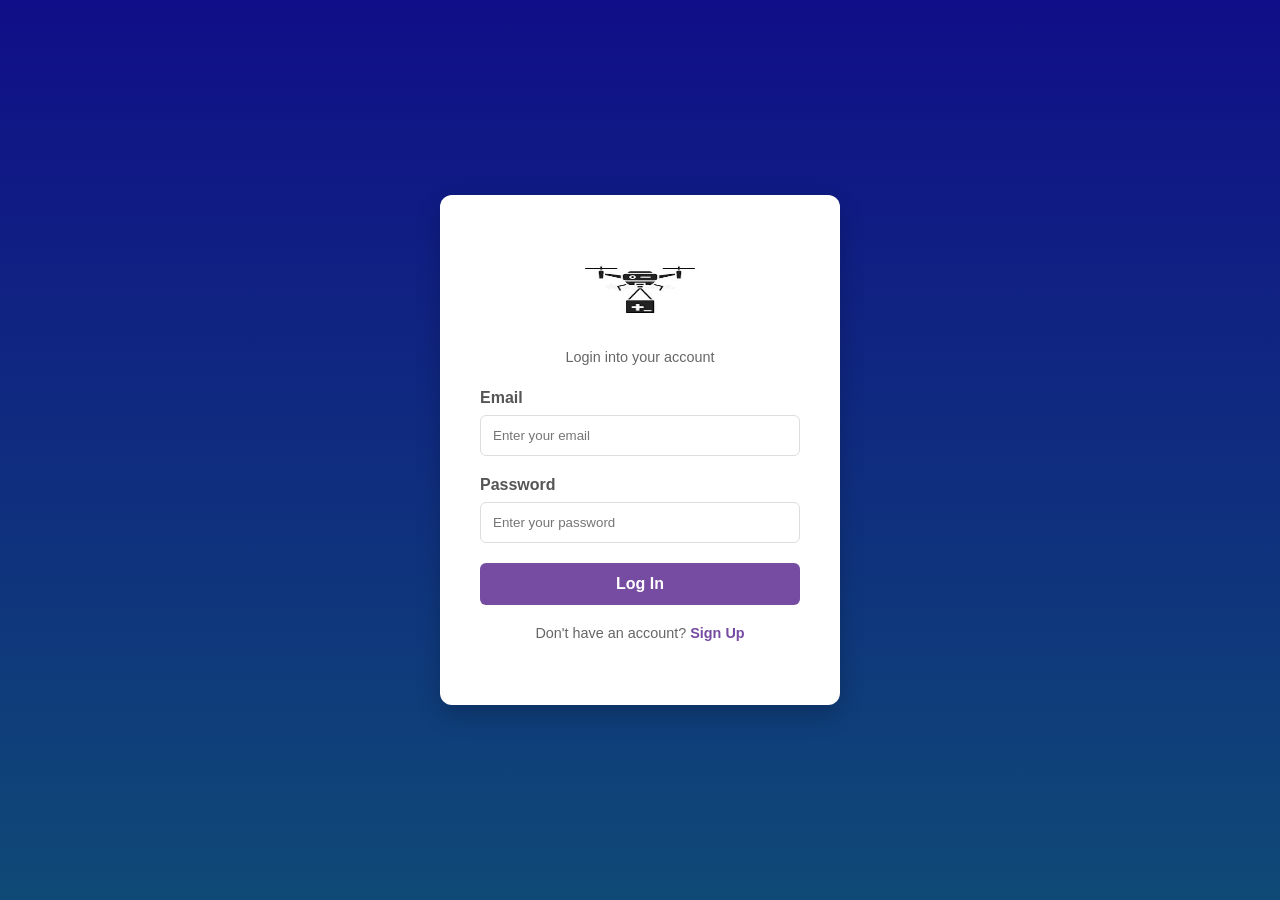
<file: new/account.html>
<!DOCTYPE html>
<html lang="en">
<head>
    <meta charset="UTF-8">
    <meta name="viewport" content="width=device-width, initial-scale=1.0">
    <title>Modern Login Page</title>
    <link rel="stylesheet" href="account.css">
</head>
<body>
    <div class="login-container">
        <form class="login-form">
        <a href="index.html"><h2><img src="./images/Drone_logo.jpg" height="100px" width="180px"></h2> </a>
            <p>Login into your account</p>
            
            <div class="input-group">
                <label for="email">Email</label>
                <input type="email" id="email" placeholder="Enter your email" required>
            </div>
            
            <div class="input-group">
                <label for="password">Password</label>
                <input type="password" id="password" placeholder="Enter your password" required>
            </div>
            
            <button type="submit" class="login-btn">Log In</button>
            
            <div class="bottom-text">
                <p>Don't have an account? <a href="signup.html">Sign Up</a></p>
            </div>
        </form>
    </div>
</body>
</html>
</file>
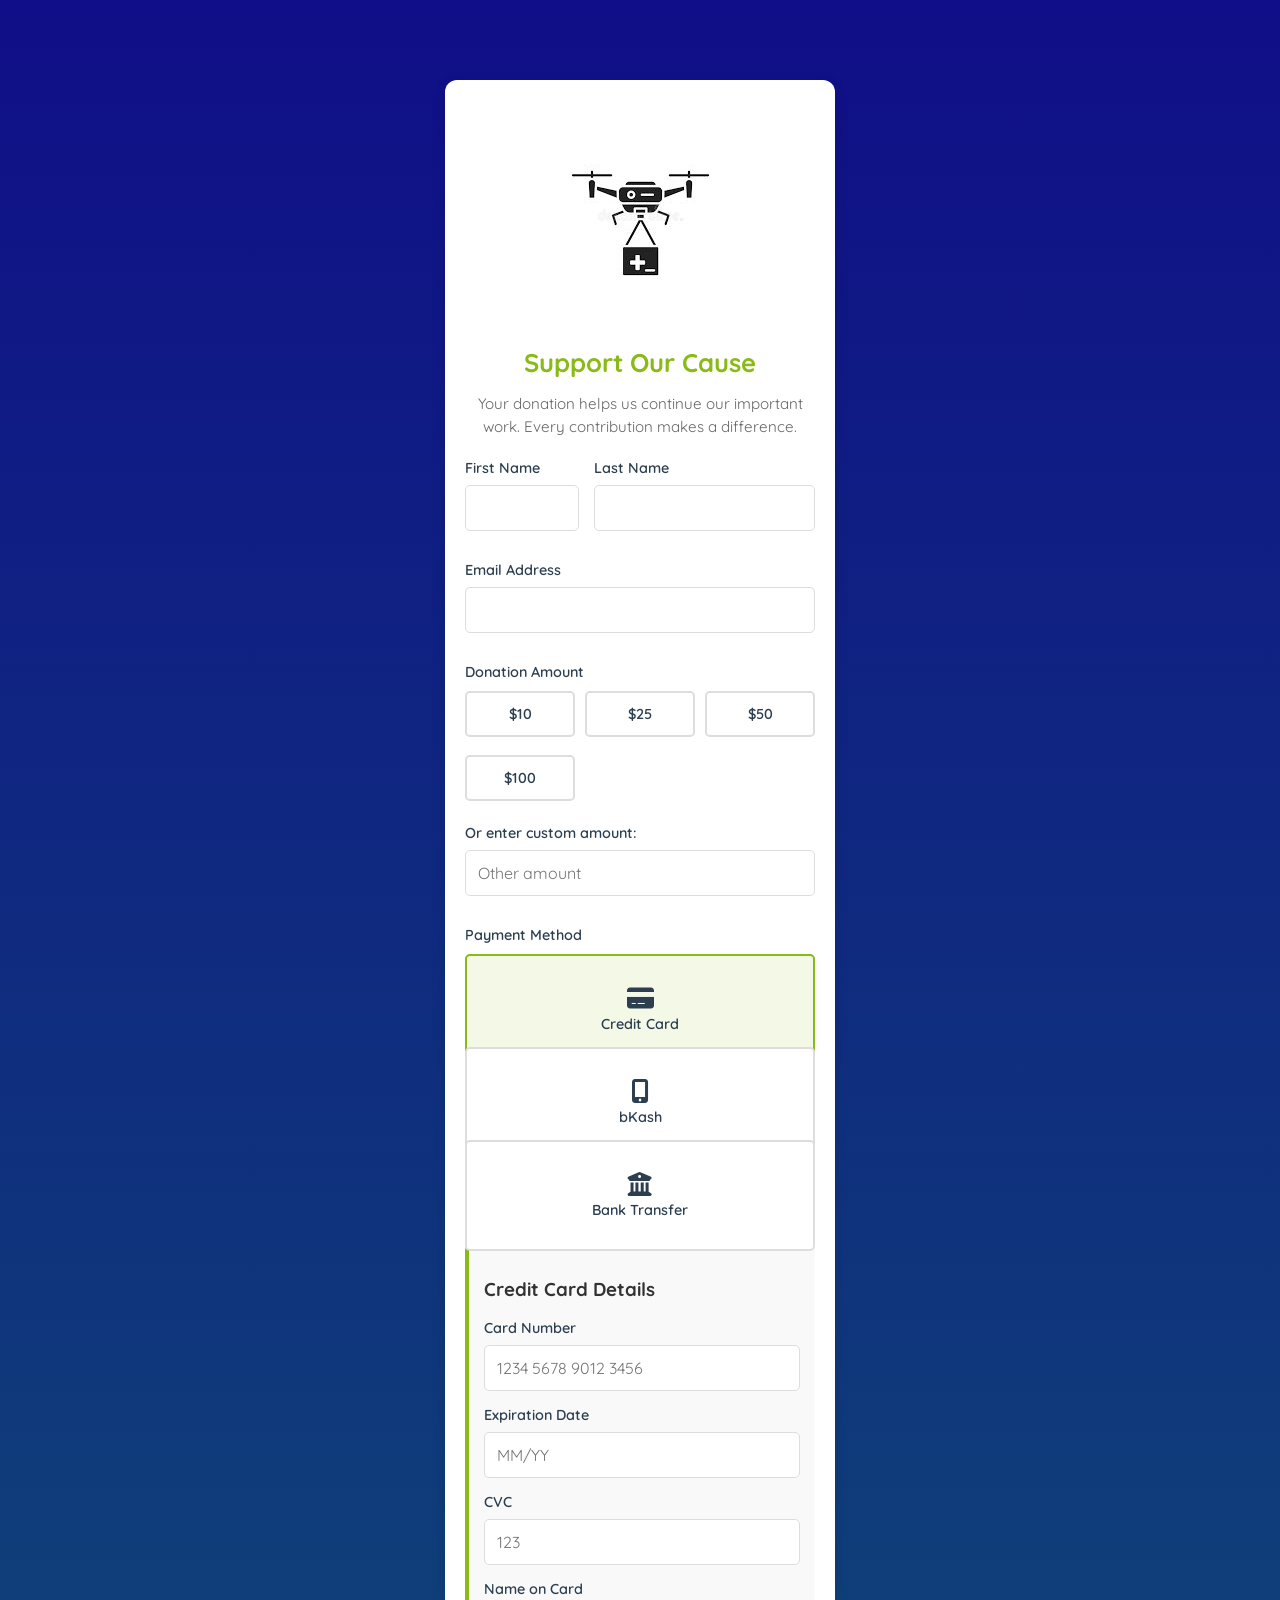
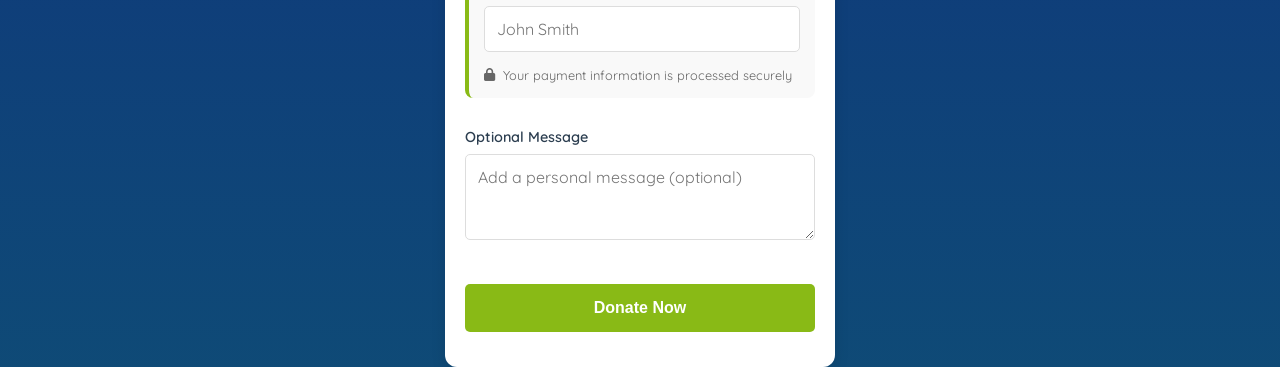
<file: new/donation.html>
<!DOCTYPE html>
<html lang="en">
<head>
    <meta charset="UTF-8">
    <meta name="viewport" content="width=device-width, initial-scale=1.0">
    <title>Support Our Cause - Make a Donation</title>
    <link href="https://fonts.googleapis.com/css?family=Quicksand:400,600,700&display=swap" rel="stylesheet">
    <link rel="stylesheet" href="https://cdnjs.cloudflare.com/ajax/libs/font-awesome/6.0.0/css/all.min.css">
    <link rel="shortcut icon" href="./images/Drone_logo.jpg" type="image/x-icon">
    <link rel="stylesheet" href="donation.css">
</head>
<body>
    
    <div class="donation-container">
        <div class="donation-header">
            <a href="index.html">
                <img src="./images/Drone_logo.jpg">
            </a>
            <h1>Support Our Cause</h1>
            <p>Your donation helps us continue our important work. Every contribution makes a difference.</p>
        </div>
        
        <form class="donation-form" id="donationForm">
            <div class="form-group">
                <label for="firstName">First Name</label>
                <input type="text" id="firstName" name="firstName" required>
            </div>
            
            <div class="form-group">
                <label for="lastName">Last Name</label>
                <input type="text" id="lastName" name="lastName" required>
            </div>
            
            <div class="form-group full-width">
                <label for="email">Email Address</label>
                <input type="email" id="email" name="email" required>
            </div>
            
            <div class="form-group full-width">
                <label>Donation Amount</label>
                <div class="amount-options">
                    <div class="amount-option">
                        <input type="radio" id="amount10" name="donationAmount" value="10">
                        <label for="amount10">$10</label>
                    </div>
                    <div class="amount-option">
                        <input type="radio" id="amount25" name="donationAmount" value="25">
                        <label for="amount25">$25</label>
                    </div>
                    <div class="amount-option">
                        <input type="radio" id="amount50" name="donationAmount" value="50">
                        <label for="amount50">$50</label>
                    </div>
                    <div class="amount-option">
                        <input type="radio" id="amount100" name="donationAmount" value="100">
                        <label for="amount100">$100</label>
                    </div>
                </div>
                
                <div class="custom-amount">
                    <label for="customAmount">Or enter custom amount:</label>
                    <input type="number" id="customAmount" name="customAmount" min="1" placeholder="Other amount">
                </div>
            </div>
            
            <div class="form-group full-width">
                <label>Payment Method</label>
                <div class="payment-methods">
                    <div class="payment-method">
                        <input type="radio" id="creditCard" name="paymentMethod" value="creditCard" checked>
                        <label for="creditCard">
                            <i class="payment-icon fas fa-credit-card"></i>
                            Credit Card
                        </label>
                    </div>
                    <div class="payment-method">
                        <input type="radio" id="bkash" name="paymentMethod" value="bkash">
                        <label for="bkash">
                            <i class="payment-icon fas fa-mobile-alt"></i>
                            bKash
                        </label>
                    </div>
                    <div class="payment-method">
                        <input type="radio" id="bankTransfer" name="paymentMethod" value="bankTransfer">
                        <label for="bankTransfer">
                            <i class="payment-icon fas fa-university"></i>
                            Bank Transfer
                        </label>
                    </div>
                </div>
                
                <!-- Credit Card Section -->
                <div id="creditCardSection" class="payment-section active">
                    <h3>Credit Card Details</h3>
                    <div class="form-group">
                        <label for="cardNumber">Card Number</label>
                        <input type="text" id="cardNumber" name="cardNumber" placeholder="1234 5678 9012 3456" pattern="[0-9\s]{13,19}" required>
                    </div>
                    
                    <div class="form-group">
                        <label for="cardExpiry">Expiration Date</label>
                        <input type="text" id="cardExpiry" name="cardExpiry" placeholder="MM/YY" pattern="(0[1-9]|1[0-2])\/?([0-9]{2})" required>
                    </div>
                    
                    <div class="form-group">
                        <label for="cardCvc">CVC</label>
                        <input type="text" id="cardCvc" name="cardCvc" placeholder="123" pattern="\d{3,4}" required>
                    </div>
                    
                    <div class="form-group">
                        <label for="cardName">Name on Card</label>
                        <input type="text" id="cardName" name="cardName" placeholder="John Smith" required>
                    </div>
                    
                    <div class="security-note">
                        <i class="fas fa-lock"></i>
                        <span>Your payment information is processed securely</span>
                    </div>
                </div>
                
                <!-- bKash Section -->
                <div id="bkashSection" class="payment-section">
                    <h3>bKash Payment</h3>
                    <p>Send your donation to our bKash merchant number. Please include your name in the reference.</p>
                    
                    <div class="bank-details">
                        <p><strong>bKash Merchant Number:</strong> 017XXXXXXXX</p>
                        <p><strong>Account Type:</strong> Merchant</p>
                        <p><strong>Reference:</strong> DONATION-[Your Name]</p>
                    </div>
                    
                    <div class="form-group">
                        <label for="bkashNumber">Your bKash Number</label>
                        <input type="text" id="bkashNumber" name="bkashNumber" placeholder="01XXXXXXXXX" pattern="01[3-9]{1}[0-9]{8}" required>
                    </div>
                    
                    <div class="form-group">
                        <label for="bkashTrxID">bKash Transaction ID</label>
                        <input type="text" id="bkashTrxID" name="bkashTrxID" placeholder="TRX123456789" required>
                    </div>
                    
                    <button type="button" class="bkash-button" onclick="handleBkashClick()">
                        <i class="fas fa-mobile-alt"></i> Confirm bKash Payment
                    </button>
                    
                    <div class="security-note">
                        <i class="fas fa-lock"></i>
                        <span>bKash keeps your payment information secure</span>
                    </div>
                </div>
                
                <!-- Bank Transfer Section -->
                <div id="bankTransferSection" class="payment-section">
                    <h3>Bank Transfer Details</h3>
                    <p>Please use the following details for your bank transfer. Include your name and email in the reference.</p>
                    
                    <div class="bank-details">
                        <p><strong>Account Name:</strong> CHARITY ORGANIZATION INC.</p>
                        <p><strong>Bank Name:</strong> NATIONAL TRUST BANK</p>
                        <p><strong>Account Number:</strong> 1234567890</p>
                        <p><strong>Routing Number:</strong> 021000021</p>
                        <p><strong>SWIFT/BIC:</strong> BOFAUS3N</p>
                        <p><strong>Reference:</strong> DONATION-[Your Email]</p>
                    </div>
                    
                    <div class="form-group" style="margin-top: 20px;">
                        <label for="bankReceipt">Upload Transfer Receipt (Optional)</label>
                        <input type="file" id="bankReceipt" name="bankReceipt" accept="image/*,.pdf">
                    </div>
                    
                    <div class="security-note">
                        <i class="fas fa-info-circle"></i>
                        <span>Transfers typically take 1-3 business days to process</span>
                    </div>
                </div>
            </div>
            
            <div class="form-group full-width">
                <label for="message">Optional Message</label>
                <textarea id="message" name="message" rows="3" placeholder="Add a personal message (optional)"></textarea>
            </div>
            
            <div class="form-group full-width">
                <button type="submit" class="btn-donate">Donate Now</button>
            </div>
        </form>
    </div>

    <script>
        // Payment method selection
        const paymentMethods = document.querySelectorAll('input[name="paymentMethod"]');
        const creditCardSection = document.getElementById('creditCardSection');
        const bkashSection = document.getElementById('bkashSection');
        const bankTransferSection = document.getElementById('bankTransferSection');
        
        paymentMethods.forEach(method => {
            method.addEventListener('change', function() {
                // Hide all sections first
                creditCardSection.classList.remove('active');
                bkashSection.classList.remove('active');
                bankTransferSection.classList.remove('active');
                
                // Show selected section
                if (this.value === 'creditCard') {
                    creditCardSection.classList.add('active');
                } else if (this.value === 'bkash') {
                    bkashSection.classList.add('active');
                } else if (this.value === 'bankTransfer') {
                    bankTransferSection.classList.add('active');
                }
            });
        });
        
        // Demo bKash handler
        function handleBkashClick() {
            const amount = document.querySelector('input[name="donationAmount"]:checked')?.value || 
                         document.getElementById('customAmount').value;
            const bkashNumber = document.getElementById('bkashNumber').value;
            const trxId = document.getElementById('bkashTrxID').value;
            
            if (!amount || amount <= 0) {
                alert('Please enter a valid donation amount');
                return;
            }
            
            if (!bkashNumber || !trxId) {
                alert('Please provide your bKash number and transaction ID');
                return;
            }
            
            // Simulate bKash payment
            const email = document.getElementById('email').value;
            if (confirm(`Confirm your $${amount} donation via bKash from ${bkashNumber}?`)) {
                setTimeout(() => {
                    alert(`Thank you for your $${amount} donation via bKash! A confirmation has been sent to ${email}.`);
                    document.getElementById('donationForm').reset();
                }, 1500);
            }
        }
        
        // Form submission
        document.getElementById('donationForm').addEventListener('submit', function(e) {
            e.preventDefault();
            
            const paymentMethod = document.querySelector('input[name="paymentMethod"]:checked').value;
            
            if (paymentMethod === 'bkash') {
                handleBkashClick();
                return;
            }
            
            // Get form values
            const firstName = document.getElementById('firstName').value;
            const lastName = document.getElementById('lastName').value;
            const email = document.getElementById('email').value;
            const donationAmount = document.querySelector('input[name="donationAmount"]:checked')?.value || 
                                 document.getElementById('customAmount').value;
            const message = document.getElementById('message').value;
            
            // Validate amount
            if (!donationAmount || (document.getElementById('customAmount').value && isNaN(donationAmount))) {
                alert('Please enter a valid donation amount');
                return;
            }
            
            // For demo purposes
            console.log('Donation submitted:', {
                firstName,
                lastName,
                email,
                amount: donationAmount,
                paymentMethod,
                message
            });
            
            alert(`Thank you for your donation of $${donationAmount}! A confirmation has been sent to ${email}.`);
            
            // Reset form
            this.reset();
        });
        
        // Handle custom amount selection
        const customAmount = document.getElementById('customAmount');
        const amountRadios = document.querySelectorAll('input[name="donationAmount"]');
        
        customAmount.addEventListener('focus', function() {
            amountRadios.forEach(radio => radio.checked = false);
        });
        
        amountRadios.forEach(radio => {
            radio.addEventListener('change', function() {
                if (this.checked) {
                    customAmount.value = '';
                }
            });
        });
    </script>
</body>
</html>
</file>
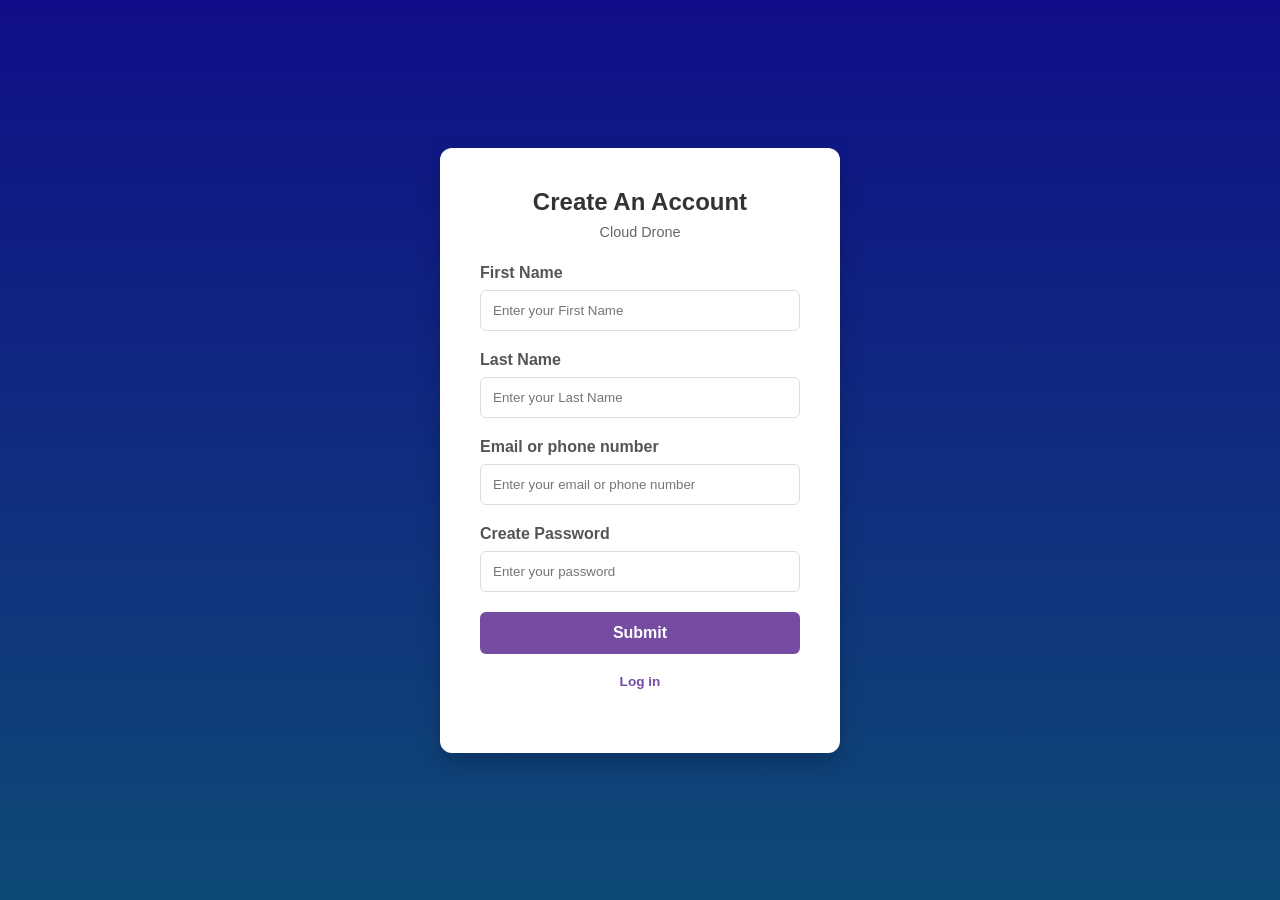
<file: new/signup.html>
<!DOCTYPE html>
<html lang="en">
<head>
    <meta charset="UTF-8">
    <meta name="viewport" content="width=device-width, initial-scale=1.0">
    <title>Modern Login Page</title>
    <link rel="stylesheet" href="account.css">
</head>
<body>
    <div class="login-container">
        <form class="login-form">
            <h2>
            Create An Account</h2>
            <p>Cloud Drone</p>
            
            <div class="input-group">
                <label for="text">First Name</label>
                <input type="text" id="text" placeholder="Enter your First Name" required>
            </div>
            <div class="input-group">
                <label for="text">Last Name</label>
                <input type="text" id="text" placeholder="Enter your Last Name" required>
            </div>
            <div class="input-group">
                <label for="email">Email or phone number</label>
                <input type="email" id="email" placeholder="Enter your email or phone number" required>
            </div>
            <div class="input-group">
                <label for="password">Create Password</label>
                <input type="password" id="password" placeholder="Enter your password" required>
            </div>
            
            <a href="#"><button type="submit" class="login-btn">Submit</button></a>
            
            <div class="bottom-text">
             <a href="account.html">Log in</a></p>
            </div>
        </form>
    </div>
</body>
</html>
</file>
<file: new/account.css>
/* Basic Reset */
* {
    margin: 0;
    padding: 0;
    box-sizing: border-box;
    font-family: 'Segoe UI', Tahoma, Geneva, Verdana, sans-serif;
}

body {
    display: flex;
    justify-content: center;
    align-items: center;
    min-height: 100vh;
    background: linear-gradient(rgb(16, 14, 136), rgba(16, 69, 129, 0.918)), green;
}

.login-container {
    background: #fff;
    padding: 40px;
    border-radius: 12px;
    box-shadow: 0 10px 25px rgba(0, 0, 0, 0.2);
    width: 100%;
    max-width: 400px;
}

.login-form h2 {
    margin-bottom: 8px;
    color: #333;
    text-align: center;
}

.login-form p {
    color: #666;
    margin-bottom: 24px;
    text-align: center;
    font-size: 0.9rem;
}

.input-group {
    margin-bottom: 20px;
}

.input-group label {
    display: block;
    margin-bottom: 8px;
    color: #555;
    font-weight: 600;
}

.input-group input {
    width: 100%;
    padding: 12px;
    border: 1px solid #ddd;
    border-radius: 6px;
    outline: none;
    transition: border-color 0.3s;
}

.input-group input:focus {
    border-color: #3920c2;
}

.login-btn {
    width: 100%;
    padding: 12px;
    background-color: #764ba2;
    color: white;
    border: none;
    border-radius: 6px;
    font-size: 1rem;
    font-weight: 600;
    cursor: pointer;
    transition: background 0.3s;
}

.login-btn:hover {
    background-color: #3017bd;
}

.bottom-text {
    margin-top: 20px;
    text-align: center;
    font-size: 0.85rem;
}

.bottom-text a {
    color: #764ba2;
    text-decoration: none;
    font-weight: 600;
}

.bottom-text a:hover {
    text-decoration: underline;
}
</file>
<file: new/donation.css>
:root {
            --primary-color: #89ba16;
            --secondary-color: #2c3e50;
            --light-color: #f8f9fa;
            --dark-color: #343a40;
        }
        
        body {
            font-family: "Quicksand", sans-serif;
            background: linear-gradient(rgb(16, 14, 136), rgba(16, 69, 129, 0.918)), green;
            color: #333;
            padding-top: 80px;
            margin: 0;
            min-height: 200vh;
        }

        .donation-container {
            max-width: 800px;
            margin: 0 auto;
            padding: 20px;
            background: white;
            border-radius: 10px;
            box-shadow: 0 5px 15px rgba(0,0,0,0.1);
        }
        
        .donation-header {
            text-align: center;
            margin-bottom: 20px;
        }
        
        .donation-header h1 {
            color: var(--primary-color);
            margin-bottom: 10px;
            font-size: 1.8rem;
        }
        
        .donation-header p {
            color: #666;
            font-size: 1rem;
            line-height: 1.5;
        }
        
        .donation-form {
            display: grid;
            grid-template-columns: 1fr;
            gap: 15px;
        }
        
        .form-group {
            margin-bottom: 15px;
        }
        
        .form-group.full-width {
            grid-column: span 1;
        }
        
        label {
            display: block;
            margin-bottom: 8px;
            font-weight: 600;
            color: var(--secondary-color);
            font-size: 0.9rem;
        }
        
        input, select, textarea {
            width: 100%;
            padding: 12px;
            border: 1px solid #ddd;
            border-radius: 5px;
            font-family: "Quicksand", sans-serif;
            font-size: 16px;
            box-sizing: border-box;
        }
        
        input:focus, select:focus, textarea:focus {
            outline: none;
            border-color: var(--primary-color);
            box-shadow: 0 0 0 2px rgba(137, 186, 22, 0.2);
        }
        
        .amount-options {
            display: grid;
            grid-template-columns: repeat(2, 1fr);
            gap: 10px;
            margin-top: 10px;
        }
        
        .amount-option {
            width: 100%;
        }
        
        .amount-option input[type="radio"] {
            display: none;
        }
        
        .amount-option label {
            display: block;
            padding: 12px;
            background: white;
            border: 2px solid #ddd;
            border-radius: 5px;
            text-align: center;
            cursor: pointer;
            transition: all 0.3s;
            font-size: 0.9rem;
        }
        
        .amount-option input[type="radio"]:checked + label {
            border-color: var(--primary-color);
            background-color: rgba(137, 186, 22, 0.1);
        }
        
        .custom-amount {
            margin-top: 15px;
        }
        
        .payment-methods {
            display: grid;
            grid-template-columns: repeat(auto-fit, minmax(120px, 1fr));
            gap: 10px;
            margin-top: 10px;
        }
        
        .payment-method {
            width: 100%;
        }
        
        .payment-method input[type="radio"] {
            display: none;
        }
        
        .payment-method label {
            display: flex;
            align-items: center;
            justify-content: center;
            padding: 12px;
            background: white;
            border: 2px solid #ddd;
            border-radius: 5px;
            cursor: pointer;
            transition: all 0.3s;
            height: 100%;
            font-size: 0.9rem;
            flex-direction: column;
            text-align: center;
        }
        
        .payment-method input[type="radio"]:checked + label {
            border-color: var(--primary-color);
            background-color: rgba(137, 186, 22, 0.1);
        }
        
        .payment-icon {
            font-size: 24px;
            margin-bottom: 8px;
        }
        
        .btn-donate {
            background-color: var(--primary-color);
            color: white;
            border: none;
            padding: 15px;
            font-size: 16px;
            font-weight: 600;
            border-radius: 5px;
            cursor: pointer;
            transition: background-color 0.3s;
            width: 100%;
            margin-top: 10px;
        }
        
        .btn-donate:hover {
            background-color: #7aa814;
        }
        
        /* Payment sections */
        .payment-section {
            display: none;
            margin-top: 20px;
            padding: 15px;
            background: #f9f9f9;
            border-radius: 8px;
            border-left: 4px solid var(--primary-color);
        }
        
        .payment-section.active {
            display: block;
            animation: fadeIn 0.3s ease-in-out;
        }
        
        @keyframes fadeIn {
            from { opacity: 0; transform: translateY(10px); }
            to { opacity: 1; transform: translateY(0); }
        }
        
        .bkash-button {
            background: #e2136e;
            color: white;
            border: none;
            padding: 15px;
            font-size: 16px;
            font-weight: bold;
            border-radius: 5px;
            cursor: pointer;
            display: flex;
            align-items: center;
            justify-content: center;
            gap: 10px;
            width: 100%;
            margin-top: 15px;
        }
        
        .bkash-button:hover {
            background: #c81060;
        }
        
        .bank-details {
            font-family: Arial, sans-serif;
            background: #f0f0f0;
            padding: 15px;
            border-radius: 5px;
            margin-top: 10px;
            line-height: 1.6;
            font-size: 0.9rem;
        }
        
        .bank-details p {
            margin: 8px 0;
            color: #333;
        }
        
        .security-note {
            display: flex;
            align-items: center;
            gap: 8px;
            color: #666;
            font-size: 0.8rem;
            margin-top: 15px;
        }
        
        /* Desktop styles */
        @media (min-width: 768px) {
            .donation-container {
                padding: 30px;
            }
            
            .donation-form {
                grid-template-columns: 1fr 1fr;
                gap: 20px;
            }
            
            .form-group.full-width {
                grid-column: span 2;
            }
            
            .amount-options {
                grid-template-columns: repeat(4, 1fr);
            }
            
            .payment-methods {
                grid-template-columns: repeat(3, 1fr);
            }
            
            .payment-method label {
                flex-direction: row;
                text-align: left;
                padding: 15px;
            }
            
            .payment-icon {
                margin-bottom: 0;
                margin-right: 8px;
            }
            
            .donation-header h1 {
                font-size: 2.2rem;
            }
            
            .donation-header p {
                font-size: 1.1rem;
            }
        }

    /* Mobile View (Default / Max-width: 767px) */
    @media (min-width: 428px) {
.donation-container {
        padding: 20px;
        max-width: 350px; 
        width: 90%; 
        margin: 0 auto; 
        background: #fff; 
        border-radius: 12px;
}

.donation-form {
    display: grid;
    grid-template-columns: 2fr; 
    gap: 15px;
}

.form-group.full-width {
    grid-column: span ; 
}

.amount-options {
    display: grid;
    grid-template-columns: repeat(3, 1fr); 
    gap: 10px;
}

.payment-methods {
    display: grid;
    grid-template-columns: 1fr; 
    gap: 10px;
}

.payment-method label {
    flex-direction: column; 
    text-align: center;
    padding: 12px;
}

.payment-icon {
    margin-bottom: 5px;
    margin-right: 0;
}

.donation-header h1 {
    font-size: 1.6rem; 
}

.donation-header p {
    font-size: 0.95rem;
}
}
</file>
